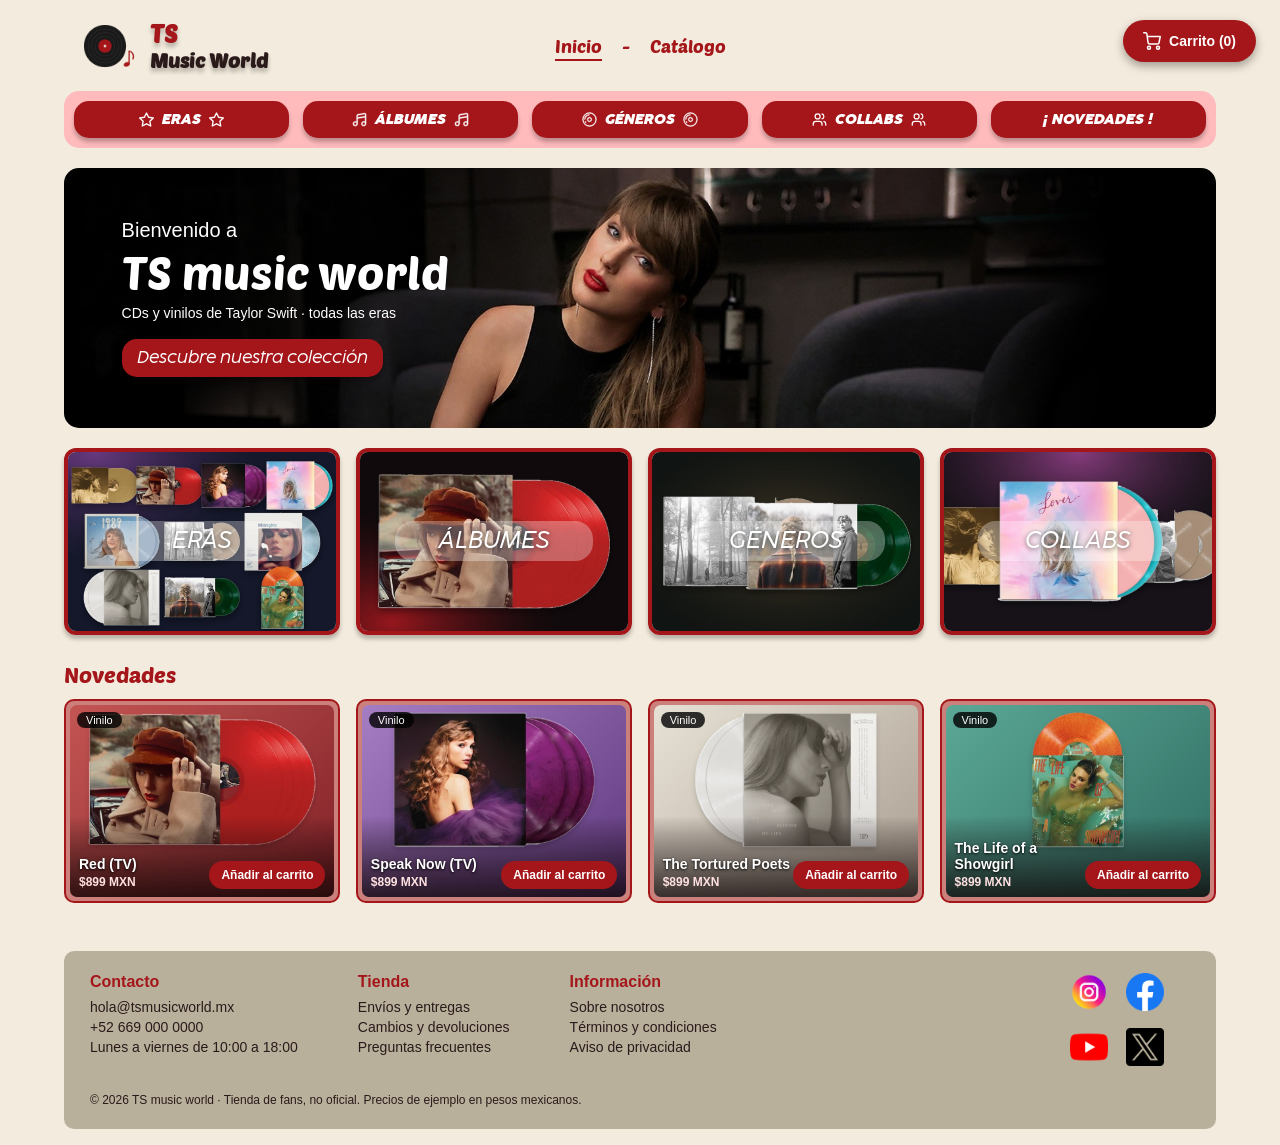
<file: index.html>
<!DOCTYPE html>
<html lang="es">
<head>
    <meta charset="UTF-8">
    <meta name="viewport" content="width=device-width, initial-scale=1.0">
    <title>TS music world · CDs y vinilos de Taylor Swift</title>
    <link rel="stylesheet" href="estilos/general.css">
    <link rel="stylesheet" href="estilos/tarjetas.css">
    <link rel="stylesheet" href="estilos/inicio.css">
</head>
<body>

<header class="encabezado">
    <div class="logo_nombre">
        <img src="imagenes/vinilo.png" class="logo" alt="Logo de TS music world">
        <div class="nombre">
            <h2 class="ts">TS</h2>
            <h2 class="music-world">Music World</h2>
        </div>
    </div>

    <nav class="enlaces">
        <ul>
            <li><a href="index.html" class="activo">Inicio</a></li>
            <li class="separador">-</li>
            <li><a href="catalogo.html">Catálogo</a></li>
        </ul>
    </nav>

    <a href="#" class="carrito"><img src="imagenes/iconos/carrito.svg" class="icono" alt="">Carrito (0)</a>
</header>

<nav class="secciones">
    <ul class="secciones-botones">
        <li><a href="catalogo.html"><img src="imagenes/iconos/estrella.svg" class="icono" alt="">ERAS<img src="imagenes/iconos/estrella.svg" class="icono" alt=""></a></li>
        <li><a href="catalogo.html"><img src="imagenes/iconos/musica.svg" class="icono" alt="">ÁLBUMES<img src="imagenes/iconos/musica.svg" class="icono" alt=""></a></li>
        <li><a href="catalogo.html"><img src="imagenes/iconos/disco.svg" class="icono" alt="">GÉNEROS<img src="imagenes/iconos/disco.svg" class="icono" alt=""></a></li>
        <li><a href="catalogo.html"><img src="imagenes/iconos/personas.svg" class="icono" alt="">COLLABS<img src="imagenes/iconos/personas.svg" class="icono" alt=""></a></li>
        <li><a href="index.html#novedades">¡ NOVEDADES !</a></li>
    </ul>
</nav>

<main>

    <section class="banner">
        <div class="banner-texto">
            <p class="banner-saludo">Bienvenido a</p>
            <h1 class="banner-titulo">TS music world</h1>
            <p class="banner-subtitulo">CDs y vinilos de Taylor Swift · todas las eras</p>
            <a href="catalogo.html" class="banner-boton">Descubre nuestra colección</a>
        </div>
    </section>

    <section class="categorias">
        <a href="catalogo.html" class="categoria">
            <img src="imagenes/categorias/categoria-eras.jpg" alt="Eras de Taylor Swift">
            <span>ERAS</span>
        </a>
        <a href="catalogo.html" class="categoria">
            <img src="imagenes/categorias/categoria-albumes.jpg" alt="Álbumes de Taylor Swift">
            <span>ÁLBUMES</span>
        </a>
        <a href="catalogo.html" class="categoria">
            <img src="imagenes/categorias/categoria-generos.jpg" alt="Géneros musicales">
            <span>GÉNEROS</span>
        </a>
        <a href="catalogo.html" class="categoria">
            <img src="imagenes/categorias/categoria-collabs.jpg" alt="Colaboraciones">
            <span>COLLABS</span>
        </a>
    </section>

    <section class="novedades" id="novedades">
        <h2 class="titulo-seccion">Novedades</h2>
        <div class="rejilla">
            <article class="tarjeta">
                <div class="tarjeta-foto">
                    <img src="imagenes/productos/vinilo-red.jpg" alt="Vinilo Red (Taylor's Version)">
                    <span class="etiqueta">Vinilo</span>
                    <div class="tarjeta-info">
                        <div>
                            <h3>Red (TV)</h3>
                            <p class="precio">$899 MXN</p>
                        </div>
                        <a href="#" class="boton-anadir">Añadir al carrito</a>
                    </div>
                </div>
            </article>
            <article class="tarjeta">
                <div class="tarjeta-foto">
                    <img src="imagenes/productos/vinilo-speak-now.jpg" alt="Vinilo Speak Now (Taylor's Version)">
                    <span class="etiqueta">Vinilo</span>
                    <div class="tarjeta-info">
                        <div>
                            <h3>Speak Now (TV)</h3>
                            <p class="precio">$899 MXN</p>
                        </div>
                        <a href="#" class="boton-anadir">Añadir al carrito</a>
                    </div>
                </div>
            </article>
            <article class="tarjeta">
                <div class="tarjeta-foto">
                    <img src="imagenes/productos/vinilo-tortured-poets.jpg" alt="Vinilo The Tortured Poets Department">
                    <span class="etiqueta">Vinilo</span>
                    <div class="tarjeta-info">
                        <div>
                            <h3>The Tortured Poets</h3>
                            <p class="precio">$899 MXN</p>
                        </div>
                        <a href="#" class="boton-anadir">Añadir al carrito</a>
                    </div>
                </div>
            </article>
            <article class="tarjeta">
                <div class="tarjeta-foto">
                    <img src="imagenes/productos/vinilo-showgirl.jpg" alt="Vinilo The Life of a Showgirl">
                    <span class="etiqueta">Vinilo</span>
                    <div class="tarjeta-info">
                        <div>
                            <h3>The Life of a Showgirl</h3>
                            <p class="precio">$899 MXN</p>
                        </div>
                        <a href="#" class="boton-anadir">Añadir al carrito</a>
                    </div>
                </div>
            </article>
        </div>
    </section>

</main>

<footer class="pie">
    <div class="pie-columna">
        <h4>Contacto</h4>
        <p>hola@tsmusicworld.mx</p>
        <p>+52 669 000 0000</p>
        <p>Lunes a viernes de 10:00 a 18:00</p>
    </div>
    <div class="pie-columna">
        <h4>Tienda</h4>
        <p>Envíos y entregas</p>
        <p>Cambios y devoluciones</p>
        <p>Preguntas frecuentes</p>
    </div>
    <div class="pie-columna">
        <h4>Información</h4>
        <p>Sobre nosotros</p>
        <p>Términos y condiciones</p>
        <p>Aviso de privacidad</p>
    </div>
    <div class="redes">
        <a href="https://www.instagram.com/taylorswift/" target="_blank"><img src="imagenes/redes/icono-instagram.png" alt="Instagram"></a>
        <a href="https://www.facebook.com/TaylorSwift/" target="_blank"><img src="imagenes/redes/icono-facebook.png" alt="Facebook"></a>
        <a href="https://www.youtube.com/@TaylorSwift" target="_blank"><img src="imagenes/redes/icono-youtube.png" alt="YouTube"></a>
        <a href="https://x.com/taylorswift13" target="_blank"><img src="imagenes/redes/icono-twitter.png" alt="X"></a>
    </div>
    <p class="derechos">© 2026 TS music world · Tienda de fans, no oficial. Precios de ejemplo en pesos mexicanos.</p>
</footer>

</body>
</html>
</file>
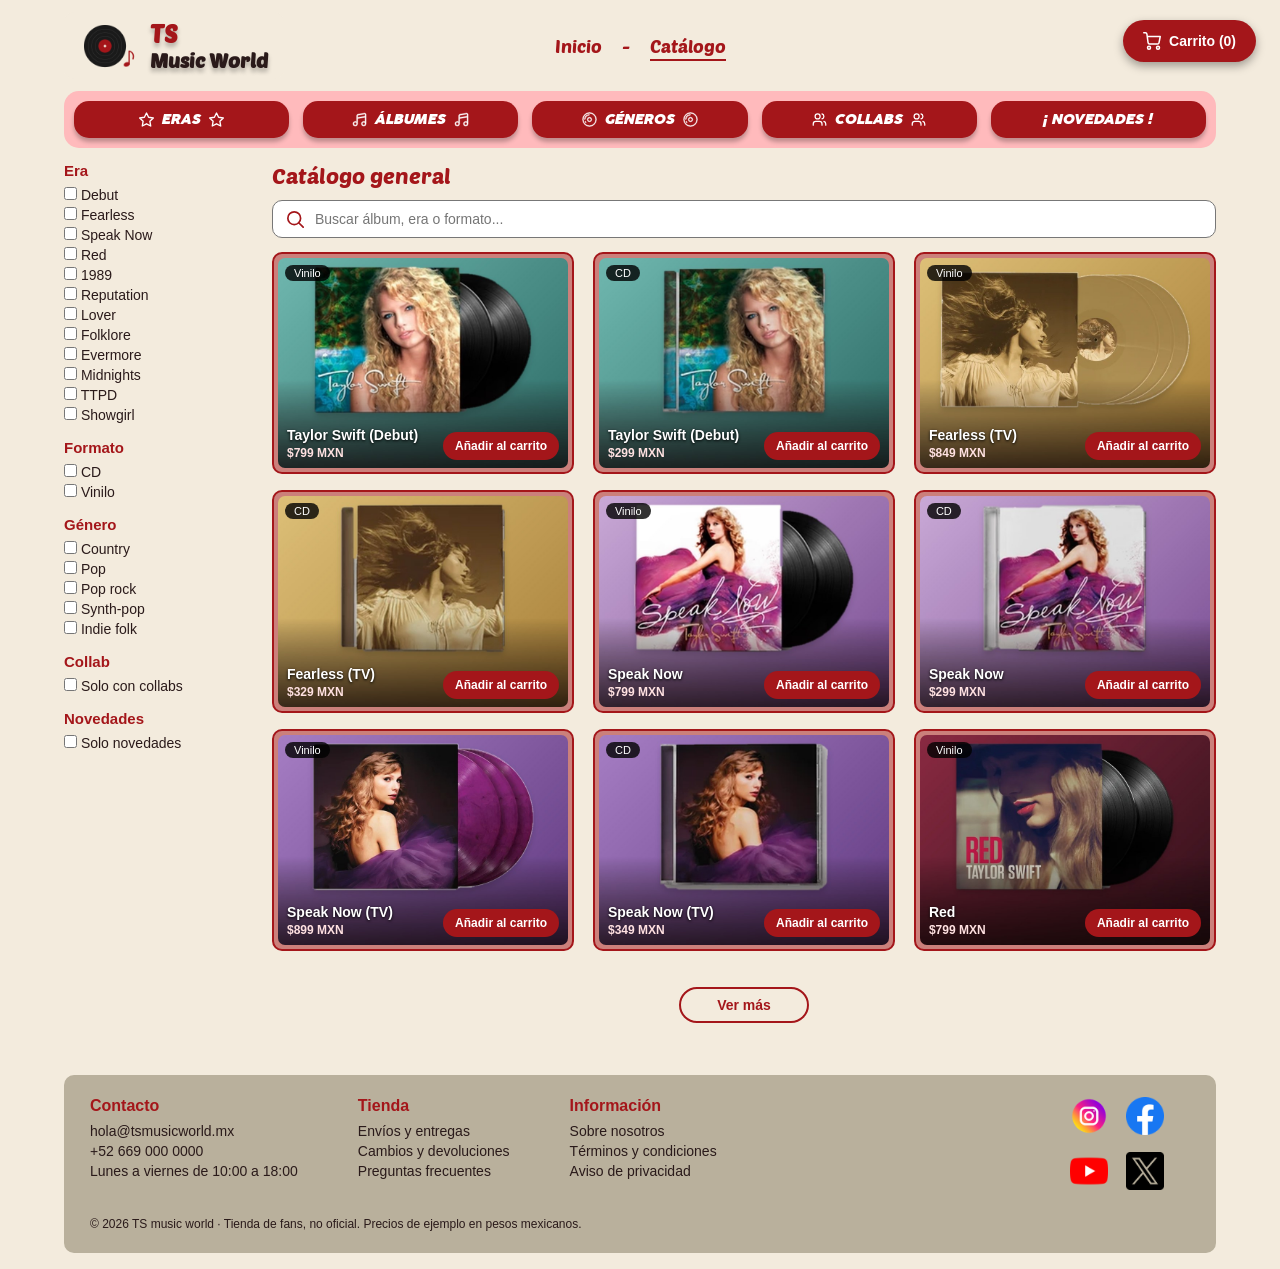
<file: catalogo.html>
<!DOCTYPE html>
<html lang="es">
<head>
    <meta charset="UTF-8">
    <meta name="viewport" content="width=device-width, initial-scale=1.0">
    <title>Catálogo · TS music world</title>
    <link rel="stylesheet" href="estilos/general.css">
    <link rel="stylesheet" href="estilos/tarjetas.css">
    <link rel="stylesheet" href="estilos/catalogo.css">
</head>
<body>

<header class="encabezado">
    <div class="logo_nombre">
        <img src="imagenes/vinilo.png" class="logo" alt="Logo de TS music world">
        <div class="nombre">
            <h2 class="ts">TS</h2>
            <h2 class="music-world">Music World</h2>
        </div>
    </div>

    <nav class="enlaces">
        <ul>
            <li><a href="index.html">Inicio</a></li>
            <li class="separador">-</li>
            <li><a href="catalogo.html" class="activo">Catálogo</a></li>
        </ul>
    </nav>

    <a href="#" class="carrito"><img src="imagenes/iconos/carrito.svg" class="icono" alt="">Carrito (0)</a>
</header>

<nav class="secciones">
    <ul class="secciones-botones">
        <li><a href="catalogo.html"><img src="imagenes/iconos/estrella.svg" class="icono" alt="">ERAS<img src="imagenes/iconos/estrella.svg" class="icono" alt=""></a></li>
        <li><a href="catalogo.html"><img src="imagenes/iconos/musica.svg" class="icono" alt="">ÁLBUMES<img src="imagenes/iconos/musica.svg" class="icono" alt=""></a></li>
        <li><a href="catalogo.html"><img src="imagenes/iconos/disco.svg" class="icono" alt="">GÉNEROS<img src="imagenes/iconos/disco.svg" class="icono" alt=""></a></li>
        <li><a href="catalogo.html"><img src="imagenes/iconos/personas.svg" class="icono" alt="">COLLABS<img src="imagenes/iconos/personas.svg" class="icono" alt=""></a></li>
        <li><a href="index.html#novedades">¡ NOVEDADES !</a></li>
    </ul>
</nav>

<main class="contenido">

    <aside class="filtros">
        <h3>Era</h3>
            <label><input type="checkbox" name="era"> Debut</label>
            <label><input type="checkbox" name="era"> Fearless</label>
            <label><input type="checkbox" name="era"> Speak Now</label>
            <label><input type="checkbox" name="era"> Red</label>
            <label><input type="checkbox" name="era"> 1989</label>
            <label><input type="checkbox" name="era"> Reputation</label>
            <label><input type="checkbox" name="era"> Lover</label>
            <label><input type="checkbox" name="era"> Folklore</label>
            <label><input type="checkbox" name="era"> Evermore</label>
            <label><input type="checkbox" name="era"> Midnights</label>
            <label><input type="checkbox" name="era"> TTPD</label>
            <label><input type="checkbox" name="era"> Showgirl</label>

        <h3>Formato</h3>
            <label><input type="checkbox" name="formato"> CD</label>
            <label><input type="checkbox" name="formato"> Vinilo</label>

        <h3>Género</h3>
            <label><input type="checkbox" name="genero"> Country</label>
            <label><input type="checkbox" name="genero"> Pop</label>
            <label><input type="checkbox" name="genero"> Pop rock</label>
            <label><input type="checkbox" name="genero"> Synth-pop</label>
            <label><input type="checkbox" name="genero"> Indie folk</label>

        <h3>Collab</h3>
            <label><input type="checkbox" name="collab"> Solo con collabs</label>

        <h3>Novedades</h3>
            <label><input type="checkbox" name="novedad"> Solo novedades</label>
    </aside>

    <section class="catalogo">
        <h2 class="titulo-seccion">Catálogo general</h2>
        <input type="search" class="buscador" placeholder="Buscar álbum, era o formato...">

        <div class="rejilla">
            <article class="tarjeta">
                <div class="tarjeta-foto">
                    <img src="imagenes/productos/vinilo-debut.jpg" alt="Vinilo Taylor Swift (Debut)">
                    <span class="etiqueta">Vinilo</span>
                    <div class="tarjeta-info">
                        <div>
                            <h3>Taylor Swift (Debut)</h3>
                            <p class="precio">$799 MXN</p>
                        </div>
                        <a href="#" class="boton-anadir">Añadir al carrito</a>
                    </div>
                </div>
            </article>
            <article class="tarjeta">
                <div class="tarjeta-foto">
                    <img src="imagenes/productos/cd-debut.jpg" alt="CD Taylor Swift (Debut)">
                    <span class="etiqueta">CD</span>
                    <div class="tarjeta-info">
                        <div>
                            <h3>Taylor Swift (Debut)</h3>
                            <p class="precio">$299 MXN</p>
                        </div>
                        <a href="#" class="boton-anadir">Añadir al carrito</a>
                    </div>
                </div>
            </article>
            <article class="tarjeta tercera">
                <div class="tarjeta-foto">
                    <img src="imagenes/productos/vinilo-fearless.jpg" alt="Vinilo Fearless (Taylor's Version)">
                    <span class="etiqueta">Vinilo</span>
                    <div class="tarjeta-info">
                        <div>
                            <h3>Fearless (TV)</h3>
                            <p class="precio">$849 MXN</p>
                        </div>
                        <a href="#" class="boton-anadir">Añadir al carrito</a>
                    </div>
                </div>
            </article>
            <article class="tarjeta">
                <div class="tarjeta-foto">
                    <img src="imagenes/productos/cd-fearless.jpg" alt="CD Fearless (Taylor's Version)">
                    <span class="etiqueta">CD</span>
                    <div class="tarjeta-info">
                        <div>
                            <h3>Fearless (TV)</h3>
                            <p class="precio">$329 MXN</p>
                        </div>
                        <a href="#" class="boton-anadir">Añadir al carrito</a>
                    </div>
                </div>
            </article>
            <article class="tarjeta">
                <div class="tarjeta-foto">
                    <img src="imagenes/productos/vinilo-speak-now-original.jpg" alt="Vinilo Speak Now">
                    <span class="etiqueta">Vinilo</span>
                    <div class="tarjeta-info">
                        <div>
                            <h3>Speak Now</h3>
                            <p class="precio">$799 MXN</p>
                        </div>
                        <a href="#" class="boton-anadir">Añadir al carrito</a>
                    </div>
                </div>
            </article>
            <article class="tarjeta tercera">
                <div class="tarjeta-foto">
                    <img src="imagenes/productos/cd-speak-now-original.jpg" alt="CD Speak Now">
                    <span class="etiqueta">CD</span>
                    <div class="tarjeta-info">
                        <div>
                            <h3>Speak Now</h3>
                            <p class="precio">$299 MXN</p>
                        </div>
                        <a href="#" class="boton-anadir">Añadir al carrito</a>
                    </div>
                </div>
            </article>
            <article class="tarjeta">
                <div class="tarjeta-foto">
                    <img src="imagenes/productos/vinilo-speak-now.jpg" alt="Vinilo Speak Now (Taylor's Version)">
                    <span class="etiqueta">Vinilo</span>
                    <div class="tarjeta-info">
                        <div>
                            <h3>Speak Now (TV)</h3>
                            <p class="precio">$899 MXN</p>
                        </div>
                        <a href="#" class="boton-anadir">Añadir al carrito</a>
                    </div>
                </div>
            </article>
            <article class="tarjeta">
                <div class="tarjeta-foto">
                    <img src="imagenes/productos/cd-speak-now.jpg" alt="CD Speak Now (Taylor's Version)">
                    <span class="etiqueta">CD</span>
                    <div class="tarjeta-info">
                        <div>
                            <h3>Speak Now (TV)</h3>
                            <p class="precio">$349 MXN</p>
                        </div>
                        <a href="#" class="boton-anadir">Añadir al carrito</a>
                    </div>
                </div>
            </article>
            <article class="tarjeta tercera">
                <div class="tarjeta-foto">
                    <img src="imagenes/productos/vinilo-red-original.jpg" alt="Vinilo Red">
                    <span class="etiqueta">Vinilo</span>
                    <div class="tarjeta-info">
                        <div>
                            <h3>Red</h3>
                            <p class="precio">$799 MXN</p>
                        </div>
                        <a href="#" class="boton-anadir">Añadir al carrito</a>
                    </div>
                </div>
            </article>
        </div>

        <details class="ver-mas">
            <summary>Ver más</summary>
            <div class="rejilla">
                <article class="tarjeta">
                    <div class="tarjeta-foto">
                        <img src="imagenes/productos/cd-red-original.jpg" alt="CD Red">
                        <span class="etiqueta">CD</span>
                        <div class="tarjeta-info">
                            <div>
                                <h3>Red</h3>
                                <p class="precio">$299 MXN</p>
                            </div>
                            <a href="#" class="boton-anadir">Añadir al carrito</a>
                        </div>
                    </div>
                </article>
                <article class="tarjeta">
                    <div class="tarjeta-foto">
                        <img src="imagenes/productos/vinilo-red.jpg" alt="Vinilo Red (Taylor's Version)">
                        <span class="etiqueta">Vinilo</span>
                        <div class="tarjeta-info">
                            <div>
                                <h3>Red (TV)</h3>
                                <p class="precio">$899 MXN</p>
                            </div>
                            <a href="#" class="boton-anadir">Añadir al carrito</a>
                        </div>
                    </div>
                </article>
                <article class="tarjeta tercera">
                    <div class="tarjeta-foto">
                        <img src="imagenes/productos/cd-red.jpg" alt="CD Red (Taylor's Version)">
                        <span class="etiqueta">CD</span>
                        <div class="tarjeta-info">
                            <div>
                                <h3>Red (TV)</h3>
                                <p class="precio">$349 MXN</p>
                            </div>
                            <a href="#" class="boton-anadir">Añadir al carrito</a>
                        </div>
                    </div>
                </article>
                <article class="tarjeta">
                    <div class="tarjeta-foto">
                        <img src="imagenes/productos/vinilo-1989-original.jpg" alt="Vinilo 1989">
                        <span class="etiqueta">Vinilo</span>
                        <div class="tarjeta-info">
                            <div>
                                <h3>1989</h3>
                                <p class="precio">$799 MXN</p>
                            </div>
                            <a href="#" class="boton-anadir">Añadir al carrito</a>
                        </div>
                    </div>
                </article>
                <article class="tarjeta">
                    <div class="tarjeta-foto">
                        <img src="imagenes/productos/vinilo-1989.jpg" alt="Vinilo 1989 (Taylor's Version)">
                        <span class="etiqueta">Vinilo</span>
                        <div class="tarjeta-info">
                            <div>
                                <h3>1989 (TV)</h3>
                                <p class="precio">$899 MXN</p>
                            </div>
                            <a href="#" class="boton-anadir">Añadir al carrito</a>
                        </div>
                    </div>
                </article>
                <article class="tarjeta tercera">
                    <div class="tarjeta-foto">
                        <img src="imagenes/productos/cd-1989.jpg" alt="CD 1989 (Taylor's Version)">
                        <span class="etiqueta">CD</span>
                        <div class="tarjeta-info">
                            <div>
                                <h3>1989 (TV)</h3>
                                <p class="precio">$349 MXN</p>
                            </div>
                            <a href="#" class="boton-anadir">Añadir al carrito</a>
                        </div>
                    </div>
                </article>
                <article class="tarjeta">
                    <div class="tarjeta-foto">
                        <img src="imagenes/productos/vinilo-reputation.jpg" alt="Vinilo reputation">
                        <span class="etiqueta">Vinilo</span>
                        <div class="tarjeta-info">
                            <div>
                                <h3>reputation</h3>
                                <p class="precio">$799 MXN</p>
                            </div>
                            <a href="#" class="boton-anadir">Añadir al carrito</a>
                        </div>
                    </div>
                </article>
                <article class="tarjeta">
                    <div class="tarjeta-foto">
                        <img src="imagenes/productos/cd-reputation.jpg" alt="CD reputation">
                        <span class="etiqueta">CD</span>
                        <div class="tarjeta-info">
                            <div>
                                <h3>reputation</h3>
                                <p class="precio">$299 MXN</p>
                            </div>
                            <a href="#" class="boton-anadir">Añadir al carrito</a>
                        </div>
                    </div>
                </article>
                <article class="tarjeta tercera">
                    <div class="tarjeta-foto">
                        <img src="imagenes/productos/vinilo-lover.jpg" alt="Vinilo Lover">
                        <span class="etiqueta">Vinilo</span>
                        <div class="tarjeta-info">
                            <div>
                                <h3>Lover</h3>
                                <p class="precio">$829 MXN</p>
                            </div>
                            <a href="#" class="boton-anadir">Añadir al carrito</a>
                        </div>
                    </div>
                </article>
                <article class="tarjeta">
                    <div class="tarjeta-foto">
                        <img src="imagenes/productos/cd-lover.jpg" alt="CD Lover">
                        <span class="etiqueta">CD</span>
                        <div class="tarjeta-info">
                            <div>
                                <h3>Lover</h3>
                                <p class="precio">$319 MXN</p>
                            </div>
                            <a href="#" class="boton-anadir">Añadir al carrito</a>
                        </div>
                    </div>
                </article>
                <article class="tarjeta">
                    <div class="tarjeta-foto">
                        <img src="imagenes/productos/vinilo-folklore.jpg" alt="Vinilo folklore">
                        <span class="etiqueta">Vinilo</span>
                        <div class="tarjeta-info">
                            <div>
                                <h3>folklore</h3>
                                <p class="precio">$849 MXN</p>
                            </div>
                            <a href="#" class="boton-anadir">Añadir al carrito</a>
                        </div>
                    </div>
                </article>
                <article class="tarjeta tercera">
                    <div class="tarjeta-foto">
                        <img src="imagenes/productos/vinilo-evermore.jpg" alt="Vinilo evermore">
                        <span class="etiqueta">Vinilo</span>
                        <div class="tarjeta-info">
                            <div>
                                <h3>evermore</h3>
                                <p class="precio">$849 MXN</p>
                            </div>
                            <a href="#" class="boton-anadir">Añadir al carrito</a>
                        </div>
                    </div>
                </article>
                <article class="tarjeta">
                    <div class="tarjeta-foto">
                        <img src="imagenes/productos/vinilo-midnights.jpg" alt="Vinilo Midnights">
                        <span class="etiqueta">Vinilo</span>
                        <div class="tarjeta-info">
                            <div>
                                <h3>Midnights</h3>
                                <p class="precio">$869 MXN</p>
                            </div>
                            <a href="#" class="boton-anadir">Añadir al carrito</a>
                        </div>
                    </div>
                </article>
                <article class="tarjeta">
                    <div class="tarjeta-foto">
                        <img src="imagenes/productos/cd-midnights-cafe.jpg" alt="CD Midnights, edición café">
                        <span class="etiqueta">CD</span>
                        <div class="tarjeta-info">
                            <div>
                                <h3>Midnights (café)</h3>
                                <p class="precio">$359 MXN</p>
                            </div>
                            <a href="#" class="boton-anadir">Añadir al carrito</a>
                        </div>
                    </div>
                </article>
                <article class="tarjeta tercera">
                    <div class="tarjeta-foto">
                        <img src="imagenes/productos/cd-midnights-vino.jpg" alt="CD Midnights, edición vino">
                        <span class="etiqueta">CD</span>
                        <div class="tarjeta-info">
                            <div>
                                <h3>Midnights (vino)</h3>
                                <p class="precio">$359 MXN</p>
                            </div>
                            <a href="#" class="boton-anadir">Añadir al carrito</a>
                        </div>
                    </div>
                </article>
                <article class="tarjeta">
                    <div class="tarjeta-foto">
                        <img src="imagenes/productos/cd-midnights-verde.jpg" alt="CD Midnights, edición verde">
                        <span class="etiqueta">CD</span>
                        <div class="tarjeta-info">
                            <div>
                                <h3>Midnights (verde)</h3>
                                <p class="precio">$359 MXN</p>
                            </div>
                            <a href="#" class="boton-anadir">Añadir al carrito</a>
                        </div>
                    </div>
                </article>
                <article class="tarjeta">
                    <div class="tarjeta-foto">
                        <img src="imagenes/productos/vinilo-tortured-poets.jpg" alt="Vinilo The Tortured Poets Department">
                        <span class="etiqueta">Vinilo</span>
                        <div class="tarjeta-info">
                            <div>
                                <h3>The Tortured Poets</h3>
                                <p class="precio">$899 MXN</p>
                            </div>
                            <a href="#" class="boton-anadir">Añadir al carrito</a>
                        </div>
                    </div>
                </article>
                <article class="tarjeta tercera">
                    <div class="tarjeta-foto">
                        <img src="imagenes/productos/vinilo-showgirl.jpg" alt="Vinilo The Life of a Showgirl">
                        <span class="etiqueta">Vinilo</span>
                        <div class="tarjeta-info">
                            <div>
                                <h3>The Life of a Showgirl</h3>
                                <p class="precio">$899 MXN</p>
                            </div>
                            <a href="#" class="boton-anadir">Añadir al carrito</a>
                        </div>
                    </div>
                </article>
                <article class="tarjeta">
                    <div class="tarjeta-foto">
                        <img src="imagenes/productos/cd-showgirl.jpg" alt="CD The Life of a Showgirl">
                        <span class="etiqueta">CD</span>
                        <div class="tarjeta-info">
                            <div>
                                <h3>The Life of a Showgirl</h3>
                                <p class="precio">$369 MXN</p>
                            </div>
                            <a href="#" class="boton-anadir">Añadir al carrito</a>
                        </div>
                    </div>
                </article>
                <article class="tarjeta">
                    <div class="tarjeta-foto">
                        <img src="imagenes/productos/cd-toy-story-5.jpg" alt="CD Toy Story 5: I Knew It, I Knew You">
                        <span class="etiqueta">CD</span>
                        <div class="tarjeta-info">
                            <div>
                                <h3>Toy Story 5 · Sencillo</h3>
                                <p class="precio">$249 MXN</p>
                            </div>
                            <a href="#" class="boton-anadir">Añadir al carrito</a>
                        </div>
                    </div>
                </article>
            </div>
        </details>
    </section>

</main>

<footer class="pie">
    <div class="pie-columna">
        <h4>Contacto</h4>
        <p>hola@tsmusicworld.mx</p>
        <p>+52 669 000 0000</p>
        <p>Lunes a viernes de 10:00 a 18:00</p>
    </div>
    <div class="pie-columna">
        <h4>Tienda</h4>
        <p>Envíos y entregas</p>
        <p>Cambios y devoluciones</p>
        <p>Preguntas frecuentes</p>
    </div>
    <div class="pie-columna">
        <h4>Información</h4>
        <p>Sobre nosotros</p>
        <p>Términos y condiciones</p>
        <p>Aviso de privacidad</p>
    </div>
    <div class="redes">
        <a href="https://www.instagram.com/taylorswift/" target="_blank"><img src="imagenes/redes/icono-instagram.png" alt="Instagram"></a>
        <a href="https://www.facebook.com/TaylorSwift/" target="_blank"><img src="imagenes/redes/icono-facebook.png" alt="Facebook"></a>
        <a href="https://www.youtube.com/@TaylorSwift" target="_blank"><img src="imagenes/redes/icono-youtube.png" alt="YouTube"></a>
        <a href="https://x.com/taylorswift13" target="_blank"><img src="imagenes/redes/icono-twitter.png" alt="X"></a>
    </div>
    <p class="derechos">© 2026 TS music world · Tienda de fans, no oficial. Precios de ejemplo en pesos mexicanos.</p>
</footer>

</body>
</html>
</file>
<file: estilos/general.css>
@font-face {
    font-family: "poetsen-one";
    src: url("../fuentes/poetsen_one/PoetsenOne-Regular.ttf");
}
@font-face {
    font-family: "cocogoose-pro";
    src: url("../fuentes/cocogoose/Cocogoose-Pro-Light-Italic-trial.ttf");
    font-weight: normal;
    font-style: normal;
}
@font-face {
    font-family: "cocogoose-pro";
    src: url("../fuentes/cocogoose/Cocogoose-Pro-Bold-Italic-trial.ttf");
    font-weight: bold;
    font-style: normal;
}
* {
    margin: 0;
    padding: 0;
    box-sizing: border-box;
}
body {
    background-color: #F3EBDD;
    font-family: Arial, Helvetica, sans-serif;
    font-size: 14px;
    color: #2a1a1a;
}
a {
    text-decoration: none;
}
ul {
    list-style: none;
}

.encabezado {
    display: grid;
    grid-template-columns: 1fr auto 1fr;
    align-items: center;
    gap: 24px;
    width: 90%;
    max-width: 1180px;
    margin: 12px auto;
}
.logo_nombre {
    justify-self: start;
    display: flex;
    align-items: center;
    background-color: #F3EBDD;
    border-radius: 10px;
    padding: 6px;
}
.logo {
    display: block;
    width: auto;
    height: 50px;
    margin: 0 10px;
}
.nombre {
    height: 50px;
    margin: 0 10px 5px 0;
}
.ts {
    font-family: "poetsen-one", sans-serif;
    font-size: 25px;
    color: #A4161A;
    text-shadow: 0px 4px 4px rgba(0, 0, 0, 0.25);
}
.music-world {
    font-family: "poetsen-one", sans-serif;
    font-size: 20px;
    text-shadow: 0px 4px 4px rgba(0, 0, 0, 0.25);
}

.enlaces {
    font-family: "poetsen-one", sans-serif;
    font-size: 18px;
}
.enlaces li {
    display: inline-block;
    margin: 0 8px;
    color: #A4161A;
}
.enlaces a {
    color: #A4161A;
    padding-bottom: 2px;
    border-bottom: 2px solid #F3EBDD;
}
.enlaces a:hover,
.enlaces a.activo {
    border-bottom: 2px solid #A4161A;
}

.icono {
    display: block;
    width: 15px;
    height: 15px;
}

.carrito {
    display: flex;
    align-items: center;
    gap: 8px;
    position: fixed;
    top: 20px;
    right: 24px;
    z-index: 100;
    background-color: #A4161A;
    color: #ffffff;
    font-size: 14px;
    font-weight: bold;
    padding: 12px 20px;
    border-radius: 25px;
    box-shadow: 0px 4px 10px rgba(0, 0, 0, 0.35);
}
.carrito .icono {
    width: 18px;
    height: 18px;
}
.carrito:hover {
    background-color: #e66666;
}

.secciones {
    width: 90%;
    max-width: 1180px;
    margin: 0 auto;
    padding: 10px;
    background-color: #ffbabc;
    border-radius: 15px;
}
.secciones-botones {
    display: flex;
    justify-content: space-between;
}
.secciones li {
    width: 19%;
    text-align: center;
    background-color: #A4161A;
    border-radius: 15px;
    box-shadow: 0px 4px 4px rgba(0, 0, 0, 0.25);
    font-family: "cocogoose-pro", sans-serif;
    font-weight: bold;
    font-style: italic;
}
.secciones li a {
    display: flex;
    align-items: center;
    justify-content: center;
    gap: 8px;
    padding: 10px 5px;
    color: #ffffff;
    font-size: 14px;
}
.secciones li:hover {
    background-color: #e66666;
}

.pie {
    display: flex;
    flex-wrap: wrap;
    width: 90%;
    max-width: 1180px;
    margin: 32px auto 16px;
    padding: 22px 26px;
    background-color: #B9B09C;
    border-radius: 10px;
}
.pie-columna {
    margin-right: 60px;
}
.pie-columna h4 {
    margin-bottom: 8px;
    font-size: 16px;
    color: #A4161A;
}
.pie-columna p {
    margin: 4px 0;
}
.redes {
    width: 120px;
    margin-left: auto;
}
.redes img {
    display: inline-block;
    width: 38px;
    height: 38px;
    margin: 0 14px 14px 0;
}
.derechos {
    width: 100%;
    margin-top: 10px;
    font-size: 12px;
}
@media (min-width: 1400px) {
    body {
        font-size: 16px;
    }
    .encabezado,
    .secciones,
    .pie {
        max-width: 1320px;
    }
    .enlaces {
        font-size: 20px;
    }
    .secciones li a {
        font-size: 16px;
    }
    .carrito {
        font-size: 16px;
    }
}
@media (max-width: 1024px) {
    .encabezado {
        gap: 12px;
    }
    .enlaces {
        font-size: 16px;
    }
    .enlaces li {
        margin: 0 5px;
    }
    .secciones li a {
        font-size: 13px;
        gap: 5px;
    }
    .pie-columna {
        margin-right: 36px;
    }
}
@media (max-width: 760px) {
    .encabezado {
        grid-template-columns: 1fr;
        justify-items: center;
        gap: 10px;
    }
    .logo_nombre {
        justify-self: center;
    }
    .carrito {
        top: 10px;
        right: 10px;
        padding: 8px 14px;
        font-size: 12px;
    }
    .secciones-botones {
        flex-wrap: wrap;
    }
    .secciones li {
        width: 48%;
        margin-bottom: 8px;
    }
    .redes {
        margin-left: 0;
    }
}
@media (max-width: 400px) {
    .encabezado {
        margin-top: 52px;
    }
    .logo {
        height: 40px;
        margin: 0 6px;
    }
    .nombre {
        height: 40px;
        margin: 0 6px 5px 0;
    }
    .ts {
        font-size: 21px;
    }
    .music-world {
        font-size: 17px;
    }
    .enlaces {
        font-size: 15px;
    }
    .carrito {
        top: 8px;
        right: 8px;
        gap: 5px;
        padding: 7px 11px;
        font-size: 11px;
    }
    .carrito .icono {
        width: 15px;
        height: 15px;
    }
    .secciones li {
        width: 100%;
    }
    .secciones li a {
        font-size: 13px;
    }
    .pie {
        padding: 18px 16px;
    }
    .pie-columna {
        width: 100%;
        margin-right: 0;
        margin-bottom: 10px;
    }
    .redes {
        width: 100%;
    }
}
</file>
<file: estilos/tarjetas.css>
.titulo-seccion {
    margin: 26px 0 12px;
    font-family: "poetsen-one", sans-serif;
    font-size: 22px;
    font-weight: normal;
    color: #A4161A;
}

.rejilla {
    display: flex;
    flex-wrap: wrap;
    justify-content: space-between;
}

.tarjeta {
    width: 24%;
    margin-bottom: 16px;
    padding: 4px;
    background-color: rgba(164, 22, 26, 0.5);
    border: 2px solid #A4161A;
    border-radius: 10px;
}
.tarjeta:hover {
    box-shadow: 0px 6px 10px rgba(0, 0, 0, 0.35);
}
.tarjeta-foto {
    position: relative;
    border-radius: 7px;
    overflow: hidden;
}
.tarjeta-foto img {
    display: block;
    width: 100%;
}
.etiqueta {
    position: absolute;
    top: 7px;
    left: 7px;
    padding: 2px 9px;
    background-color: rgba(0, 0, 0, 0.8);
    border-radius: 10px;
    font-size: 11px;
    color: #ffffff;
}
.tarjeta-info {
    position: absolute;
    left: 9px;
    right: 9px;
    bottom: 8px;
    display: flex;
    justify-content: space-between;
    align-items: flex-end;
    color: #ffffff;
}
.tarjeta-info h3 {
    font-size: 14px;
    text-shadow: 0px 1px 3px #000000;
}
.precio {
    margin-top: 3px;
    font-size: 12px;
    font-weight: bold;
    color: #ffe1e1;
}
.boton-anadir {
    white-space: nowrap;
    padding: 7px 12px;
    background-color: #A4161A;
    border-radius: 14px;
    font-size: 12px;
    font-weight: bold;
    color: #ffffff;
}
.boton-anadir:hover {
    background-color: #e66666;
}
@media (min-width: 1400px) {
    .titulo-seccion {
        font-size: 26px;
    }
    .etiqueta {
        font-size: 12px;
    }
    .tarjeta-info h3 {
        font-size: 16px;
    }
    .precio {
        font-size: 14px;
    }
    .boton-anadir {
        padding: 8px 14px;
        font-size: 14px;
    }
}
@media (max-width: 1024px) {
    .tarjeta-info h3 {
        font-size: 13px;
    }
    .boton-anadir {
        padding: 6px 9px;
        font-size: 11px;
    }
}
@media (max-width: 900px) {
    .tarjeta {
        width: 48%;
    }
}
@media (max-width: 560px) {
    .tarjeta {
        width: 100%;
    }
}
@media (max-width: 400px) {
    .titulo-seccion {
        font-size: 19px;
    }
    .etiqueta {
        font-size: 10px;
    }
    .tarjeta-info h3 {
        font-size: 13px;
    }
    .boton-anadir {
        padding: 6px 10px;
        font-size: 11px;
    }
}
</file>
<file: estilos/inicio.css>
main {
    width: 90%;
    max-width: 1180px;
    margin: 0 auto;
}

.banner {
    display: flex;
    align-items: center;
    height: 260px;
    margin-top: 20px;
    background-image: url("../imagenes/banner-taylor.png");
    background-size: cover;
    background-position: center;
    border-radius: 15px;
    color: #ffffff;
}
.banner-texto {
    padding-left: 5%;
}
.banner-saludo {
    font-size: 20px;
}
.banner-titulo {
    margin: 2px 0 6px;
    font-family: "poetsen-one", sans-serif;
    font-size: 46px;
    font-weight: normal;
}
.banner-subtitulo {
    margin-bottom: 18px;
    font-size: 14px;
}
.banner-boton {
    display: inline-block;
    padding: 10px 15px;
    background-color: #A4161A;
    border-radius: 15px;
    box-shadow: 0px 4px 4px rgba(0, 0, 0, 0.25);
    font-family: "cocogoose-pro", sans-serif;
    font-size: 15px;
    color: #ffffff;
}
.banner-boton:hover {
    background-color: #e66666;
}

.categorias {
    display: flex;
    flex-wrap: wrap;
    justify-content: space-between;
    margin-top: 20px;
}
.categoria {
    position: relative;
    display: block;
    width: 24%;
    border: 4px solid #A4161A;
    border-radius: 12px;
    overflow: hidden;
    box-shadow: 0px 4px 4px rgba(0, 0, 0, 0.25);
}
.categoria img {
    display: block;
    width: 100%;
}
.categoria span {
    position: absolute;
    top: 50%;
    left: 13%;
    width: 74%;
    height: 40px;
    margin-top: -20px;
    background-color: rgba(255, 255, 255, 0.3);
    border-radius: 18px;
    text-align: center;
    line-height: 40px;
    font-family: "cocogoose-pro", sans-serif;
    font-size: 22px;
    color: #ffffff;
    text-shadow: 0px 1px 5px rgba(0, 0, 0, 0.6);
}
.categoria:hover {
    box-shadow: 0px 6px 12px rgba(0, 0, 0, 0.5);
}
@media (min-width: 1400px) {
    main {
        max-width: 1320px;
    }
    .banner {
        height: 320px;
    }
    .banner-saludo {
        font-size: 24px;
    }
    .banner-titulo {
        font-size: 58px;
    }
    .banner-subtitulo {
        font-size: 16px;
    }
    .banner-boton {
        padding: 12px 18px;
        font-size: 17px;
    }
    .categoria span {
        height: 46px;
        margin-top: -23px;
        line-height: 46px;
        font-size: 26px;
    }
}
@media (max-width: 1024px) {
    .banner {
        height: 230px;
    }
    .banner-titulo {
        font-size: 40px;
    }
    .categoria span {
        font-size: 19px;
    }
}
@media (max-width: 900px) {
    .categoria {
        width: 48%;
        margin-bottom: 14px;
    }
    .banner-titulo {
        font-size: 34px;
    }
}
@media (max-width: 560px) {
    .categoria {
        width: 100%;
    }
    .banner {
        height: 300px;
    }
}
@media (max-width: 400px) {
    .banner {
        height: 260px;
    }
    .banner-texto {
        padding: 0 6%;
    }
    .banner-saludo {
        font-size: 16px;
    }
    .banner-titulo {
        font-size: 28px;
    }
    .banner-subtitulo {
        margin-bottom: 12px;
        font-size: 13px;
    }
    .banner-boton {
        padding: 8px 12px;
        font-size: 13px;
    }
    .categoria span {
        height: 34px;
        margin-top: -17px;
        line-height: 34px;
        font-size: 18px;
    }
}
</file>
<file: estilos/catalogo.css>
.contenido {
    display: flex;
    width: 90%;
    max-width: 1180px;
    margin: 14px auto 0;
}

.filtros {
    width: 190px;
    margin-right: 18px;
}
.filtros h3 {
    margin: 14px 0 6px;
    font-size: 15px;
    color: #A4161A;
}
.filtros h3:first-child {
    margin-top: 0;
}
.filtros label {
    display: block;
    padding: 2px 0;
    font-size: 14px;
    cursor: pointer;
}

.catalogo {
    flex: 1;
}
.catalogo .titulo-seccion {
    margin-top: 0;
}
.buscador {
    width: 100%;
    margin-bottom: 14px;
    padding: 10px 14px 10px 42px;
    background: #ffffff url("../imagenes/iconos/buscar.svg") no-repeat 14px center / 17px 17px;
    border: 1px solid #777777;
    border-radius: 10px;
    font-size: 14px;
}

.catalogo .rejilla {
    justify-content: flex-start;
}
.catalogo .tarjeta {
    width: 32%;
    margin-right: 2%;
}
.catalogo .tarjeta.tercera {
    margin-right: 0;
}

.ver-mas summary {
    display: block;
    width: 130px;
    margin: 20px auto;
    padding: 8px 0;
    border: 2px solid #A4161A;
    border-radius: 20px;
    text-align: center;
    font-weight: bold;
    color: #A4161A;
    cursor: pointer;
    list-style: none;
}
.ver-mas summary:hover {
    background-color: #A4161A;
    color: #ffffff;
}
@media (min-width: 1400px) {
    .filtros {
        width: 220px;
        margin-right: 24px;
    }
    .filtros h3 {
        font-size: 17px;
    }
    .filtros label {
        font-size: 16px;
    }
    .buscador {
        font-size: 16px;
    }
}
@media (max-width: 1024px) {
    .filtros {
        width: 160px;
        margin-right: 14px;
    }
    .filtros label {
        font-size: 13px;
    }
}
@media (max-width: 900px) {
    .catalogo .rejilla {
        justify-content: space-between;
    }
    .catalogo .tarjeta,
    .catalogo .tarjeta.tercera {
        width: 48%;
        margin-right: 0;
    }
}
@media (max-width: 760px) {
    .contenido {
        display: block;
    }
    .filtros {
        width: 100%;
        margin-right: 0;
    }
}
@media (max-width: 560px) {
    .catalogo .tarjeta,
    .catalogo .tarjeta.tercera {
        width: 100%;
    }
}
@media (max-width: 400px) {
    .filtros h3 {
        font-size: 14px;
    }
    .filtros label {
        font-size: 13px;
    }
    .buscador {
        padding: 9px 12px 9px 40px;
        font-size: 13px;
    }
}
</file>
